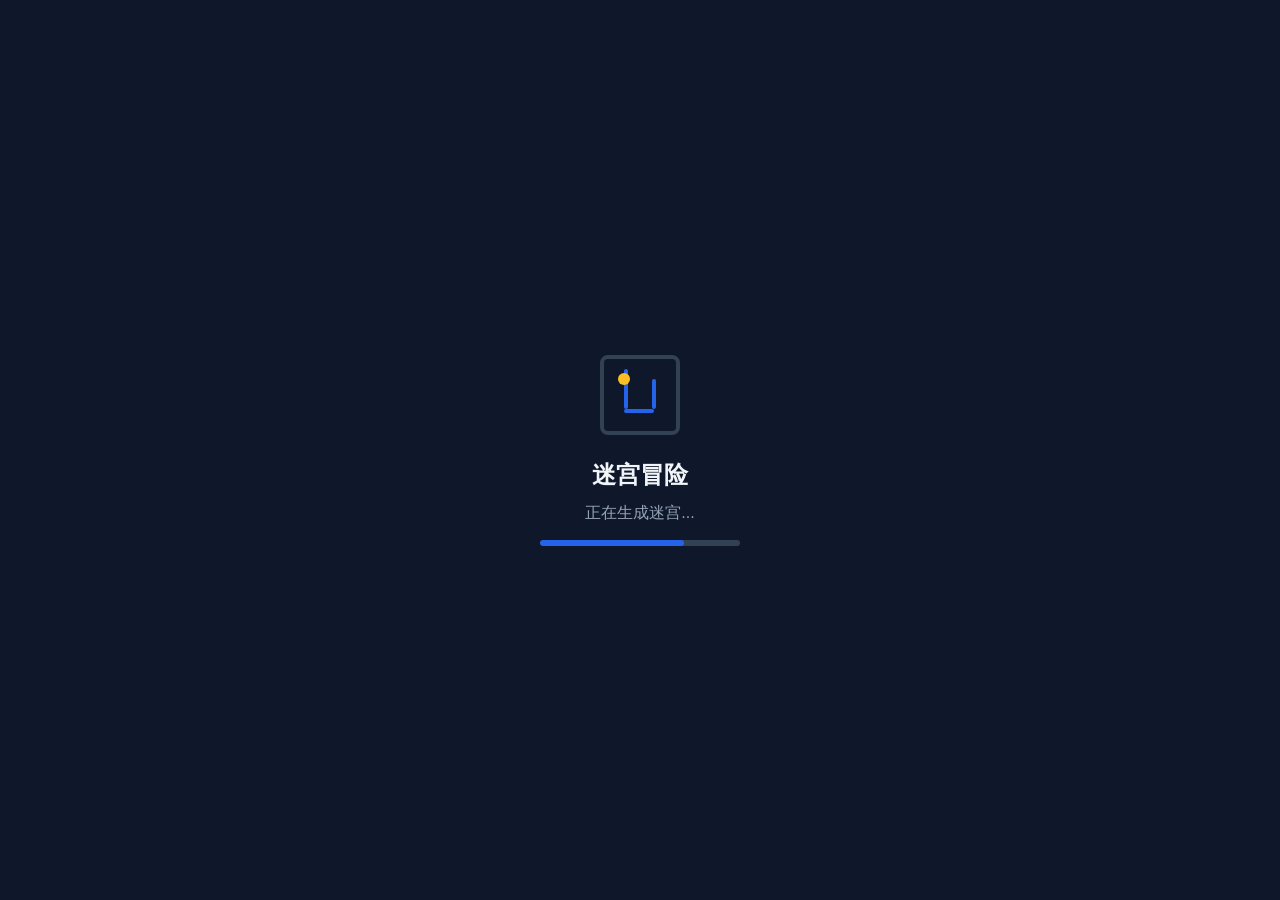
<file: index.html>
<!DOCTYPE html>
<html lang="zh-CN">
<head>
    <meta charset="UTF-8">
    <meta name="viewport" content="width=device-width, initial-scale=1.0">
    <title>迷宫冒险 - Maze Adventure</title>
    <link rel="stylesheet" href="css/style.css">
</head>
<body>
    <!-- 加载画面 -->
    <div id="loading-screen" class="screen active">
        <div class="loader-container">
            <div class="maze-loader">
                <div class="loader-wall"></div>
                <div class="loader-wall"></div>
                <div class="loader-wall"></div>
                <div class="loader-player"></div>
            </div>
            <h2>迷宫冒险</h2>
            <p class="loading-text">正在生成迷宫...</p>
            <div class="progress-bar">
                <div class="progress-fill" id="loading-progress"></div>
            </div>
        </div>
    </div>

    <!-- 封面页 -->
    <div id="cover-screen" class="screen">
        <div class="cover-content">
            <h1 class="game-title">迷宫冒险</h1>
            <p class="game-subtitle">Maze Adventure</p>
            <div class="cover-menu">
                <button class="btn btn-primary" id="btn-start" onclick="window.game && window.game.startGame()">开始游戏</button>
                <button class="btn btn-secondary" id="btn-leaderboard">排行榜</button>
                <button class="btn btn-secondary" id="btn-achievements">成就</button>
                <button class="btn btn-secondary" id="btn-about">关于我</button>
            </div>
            <p class="cover-tip">按 WASD 或方向键移动</p>
        </div>
    </div>

    <!-- 操作引导 -->
    <div id="tutorial-screen" class="screen">
        <div class="modal-overlay">
            <div class="modal-box">
                <h2>游戏说明</h2>
                <div class="tutorial-content">
                    <div class="tutorial-item">
                        <span class="key">W A S D</span>
                        <span>或</span>
                        <span class="key">↑ ↓ ← →</span>
                        <span>控制角色移动</span>
                    </div>
                    <div class="tutorial-item">
                        <span class="icon">🏁</span>
                        <span>找到出口即可过关</span>
                    </div>
                    <div class="tutorial-item">
                        <span class="icon">⏱️</span>
                        <span>用时越短，得分越高</span>
                    </div>
                    <div class="tutorial-item">
                        <span class="icon">⭐</span>
                        <span>收集星星可获得额外分数</span>
                    </div>
                </div>
                <label class="checkbox-label">
                    <input type="checkbox" id="skip-tutorial"> 下次不再显示
                </label>
                <button class="btn btn-primary" id="btn-tutorial-ok">知道了</button>
            </div>
        </div>
    </div>

    <!-- 游戏主界面 -->
    <div id="game-screen" class="screen">
        <div class="game-ui">
            <div class="game-nav">
                <div class="nav-left">
                    <button class="btn-icon" id="btn-pause" title="暂停">⏸️</button>
                    <span class="level-info">关卡 <span id="level-num">1</span></span>
                </div>
                <div class="nav-center">
                    <span class="timer">⏱️ <span id="timer">00:00</span></span>
                    <span class="steps">👣 <span id="steps">0</span></span>
                    <span class="score">⭐ <span id="score">0</span></span>
                </div>
                <div class="nav-right">
                    <button class="btn-icon" id="btn-restart-level" title="重开本关">🔄</button>
                    <button class="btn-icon" id="btn-back-menu" title="返回菜单">🏠</button>
                </div>
            </div>
            <div class="game-main">
                <div class="game-canvas-wrapper">
                    <canvas id="game-canvas"></canvas>
                </div>
                <!-- 简历侧边栏 -->
                <div class="resume-sidebar" id="resume-sidebar">
                    <div class="resume-toggle" id="resume-toggle">📋</div>
                    <div class="resume-content">
                        <div class="resume-header">
                            <div class="resume-avatar">👩‍💻</div>
                            <h3>蔡雅婷</h3>
                            <p class="resume-subtitle">前端开发实习生</p>
                        </div>
                        <div class="resume-section">
                            <h4>📋 个人信息</h4>
                            <div class="resume-info">
                                <span>🎓 软件技术专业</span>
                                <span>🏫 福州软件职业技术学院</span>
                                <span>📍 福建福州</span>
                            </div>
                        </div>
                        <div class="resume-section">
                            <h4>🛠️ 技能标签</h4>
                            <div class="resume-skills">
                                <span class="resume-skill">HTML5</span>
                                <span class="resume-skill">CSS3</span>
                                <span class="resume-skill">JavaScript</span>
                                <span class="resume-skill">Vue3</span>
                                <span class="resume-skill">Git</span>
                            </div>
                        </div>
                        <div class="resume-section">
                            <h4>📞 联系方式</h4>
                            <div class="resume-contact">
                                <a href="tel:18750525007">📱 18750525007</a>
                                <a href="mailto:2119369625@qq.com">✉️ 2119369625@qq.com</a>
                                <a href="https://github.com/yating-cai" target="_blank">🐙 GitHub</a>
                            </div>
                        </div>
                        <div class="resume-footer">
                            <a href="about.html" target="_blank" class="resume-link">查看完整简历 →</a>
                        </div>
                    </div>
                </div>
            </div>
        </div>
    </div>

    <!-- 暂停菜单 -->
    <div id="pause-screen" class="screen">
        <div class="modal-overlay">
            <div class="modal-box">
                <h2>游戏暂停</h2>
                <div class="pause-menu">
                    <button class="btn btn-primary" id="btn-resume">继续游戏</button>
                    <button class="btn btn-secondary" id="btn-pause-restart">重新开始</button>
                    <button class="btn btn-secondary" id="btn-pause-menu">返回菜单</button>
                    <button class="btn btn-secondary" id="btn-pause-about">关于我</button>
                </div>
            </div>
        </div>
    </div>

    <!-- 过关画面 -->
    <div id="level-complete-screen" class="screen">
        <div class="modal-overlay">
            <div class="modal-box level-complete-box">
                <div class="complete-animation">🎉</div>
                <h2>关卡完成！</h2>
                <div class="level-stats">
                    <div class="stat-item">
                        <span class="stat-label">用时</span>
                        <span class="stat-value" id="complete-time">00:00</span>
                    </div>
                    <div class="stat-item">
                        <span class="stat-label">步数</span>
                        <span class="stat-value" id="complete-steps">0</span>
                    </div>
                    <div class="stat-item">
                        <span class="stat-label">星星</span>
                        <span class="stat-value" id="complete-stars">0/3</span>
                    </div>
                    <div class="stat-item">
                        <span class="stat-label">得分</span>
                        <span class="stat-value" id="complete-score">0</span>
                    </div>
                </div>
                <div class="achievements-popup" id="achievements-popup"></div>
                <div class="complete-actions">
                    <button class="btn btn-primary" id="btn-next-level">下一关</button>
                    <button class="btn btn-secondary" id="btn-share">分享成绩</button>
                    <button class="btn btn-secondary" id="btn-complete-menu">返回菜单</button>
                </div>
            </div>
        </div>
    </div>

    <!-- 排行榜 -->
    <div id="leaderboard-screen" class="screen">
        <div class="modal-overlay">
            <div class="modal-box leaderboard-box">
                <h2>🏆 排行榜</h2>
                <div class="leaderboard-tabs">
                    <button class="tab-btn active" data-tab="time">最快通关</button>
                    <button class="tab-btn" data-tab="score">最高得分</button>
                </div>
                <div class="leaderboard-list" id="leaderboard-list"></div>
                <div class="leaderboard-actions">
                    <button class="btn btn-danger" id="btn-clear-leaderboard">清空记录</button>
                    <button class="btn btn-secondary" id="btn-leaderboard-back">返回</button>
                </div>
            </div>
        </div>
    </div>

    <!-- 成就系统 -->
    <div id="achievements-screen" class="screen">
        <div class="modal-overlay">
            <div class="modal-box achievements-box">
                <h2>🏅 成就</h2>
                <div class="achievements-list" id="achievements-list"></div>
                <button class="btn btn-secondary" id="btn-achievements-back">返回</button>
            </div>
        </div>
    </div>

    <!-- 分享弹窗 -->
    <div id="share-screen" class="screen">
        <div class="modal-overlay">
            <div class="modal-box share-box">
                <h2>分享成绩</h2>
                <textarea id="share-text" readonly></textarea>
                <div class="share-actions">
                    <button class="btn btn-primary" id="btn-copy-share">复制文本</button>
                    <button class="btn btn-secondary" id="btn-close-share">关闭</button>
                </div>
            </div>
        </div>
    </div>

    <script src="js/maze.js"></script>
    <script src="js/game.js"></script>
</body>
</html>
</file>
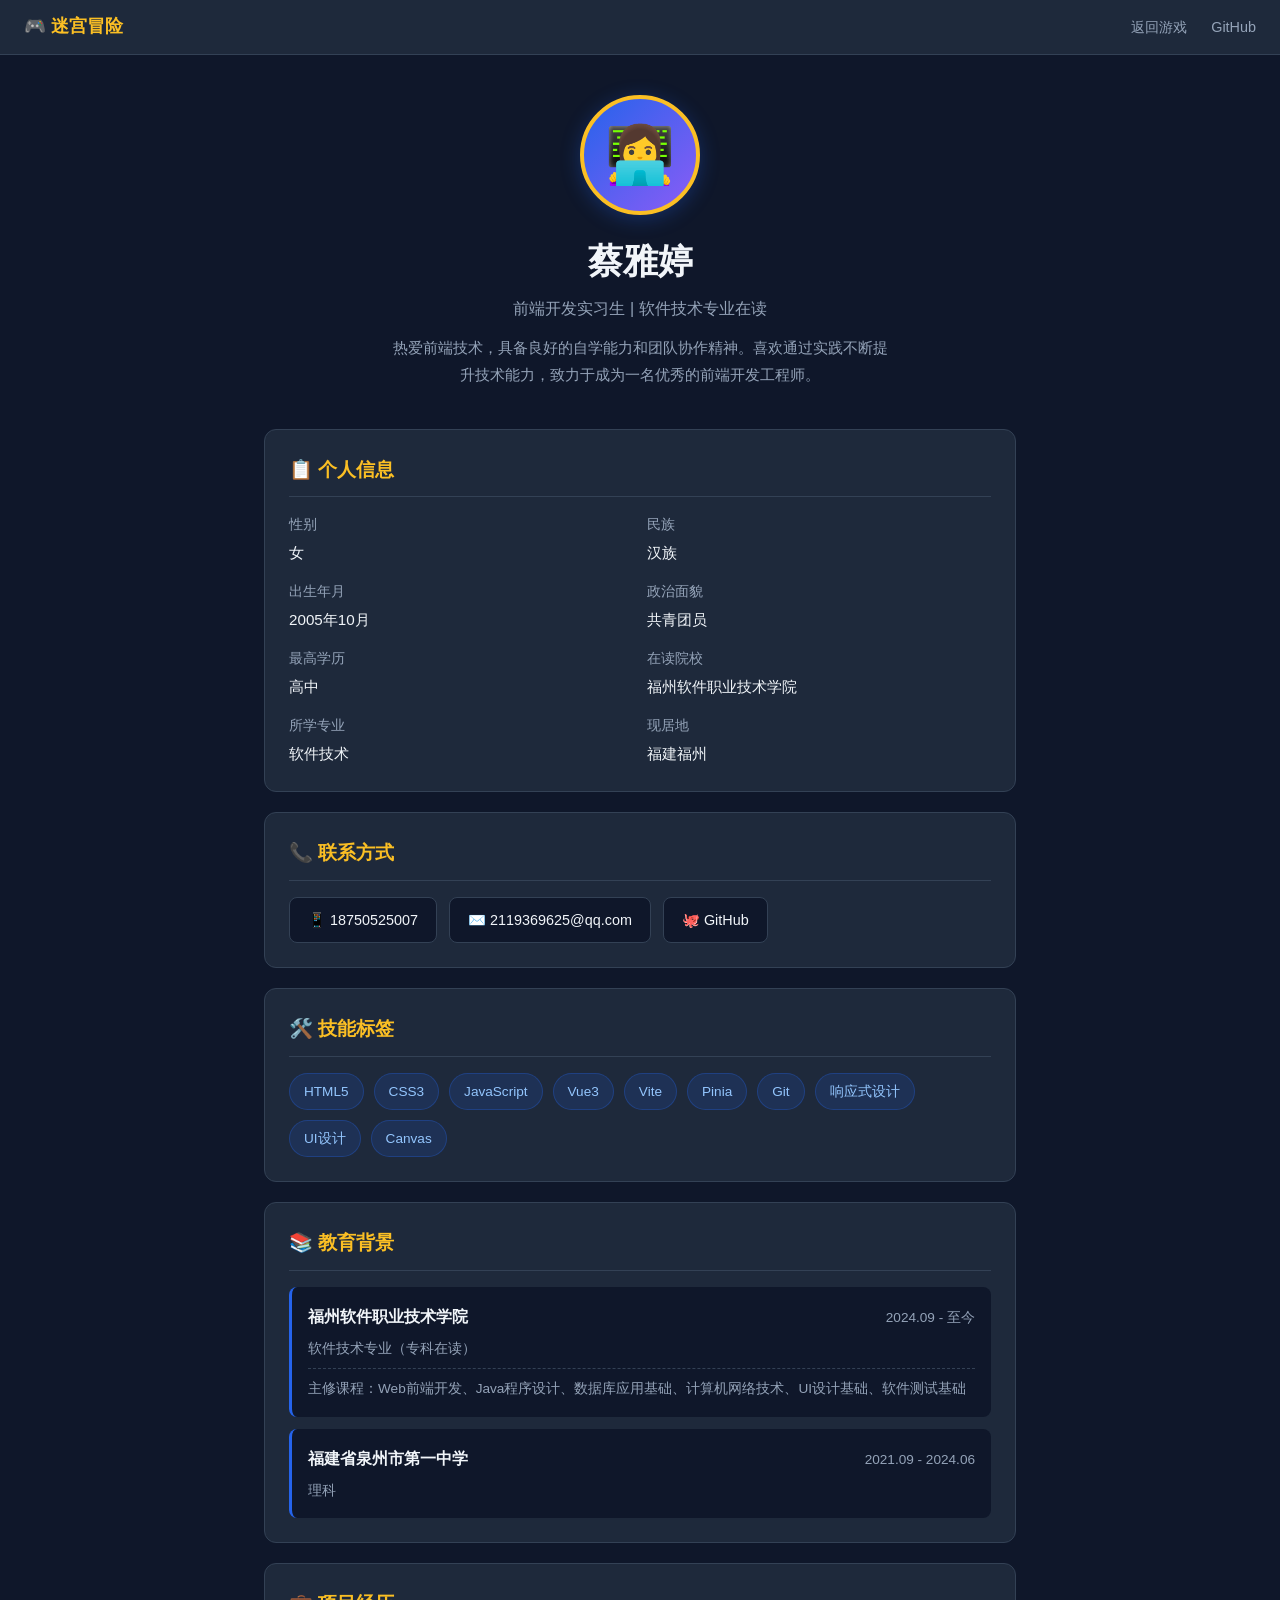
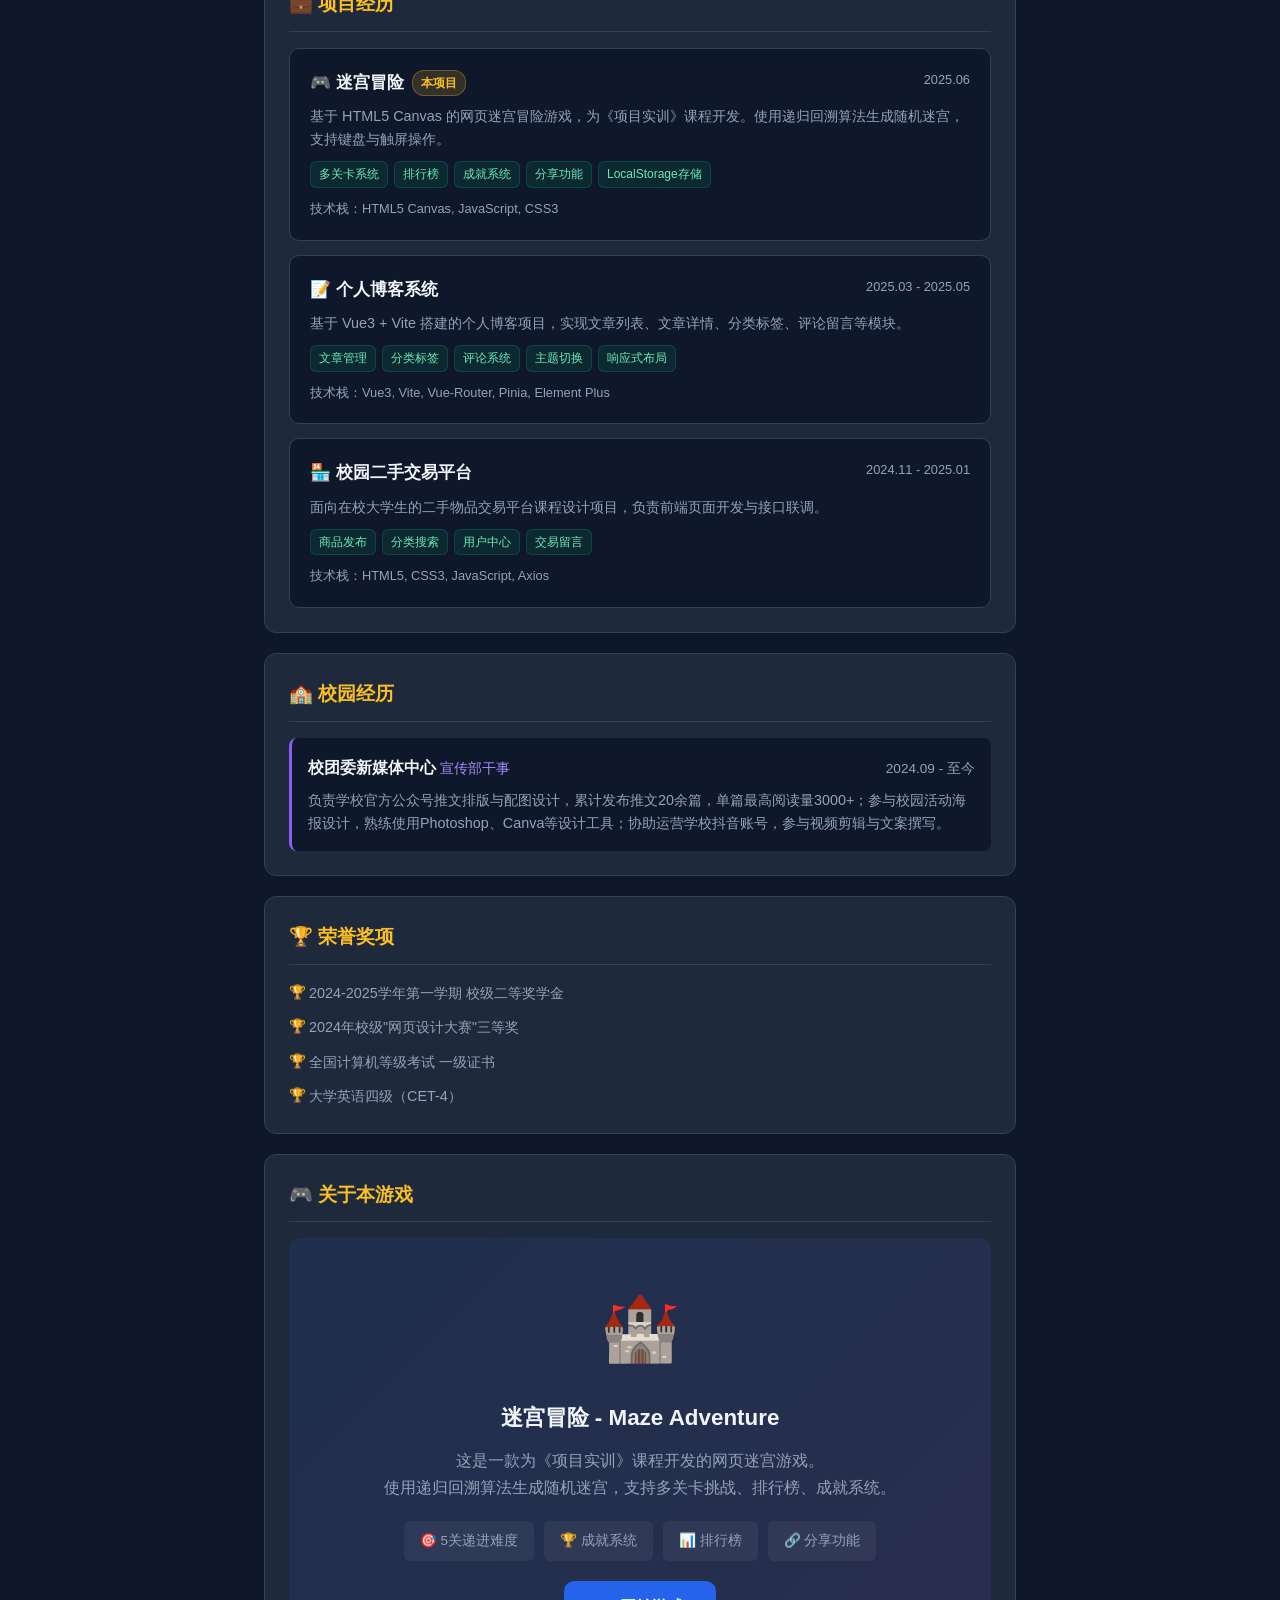
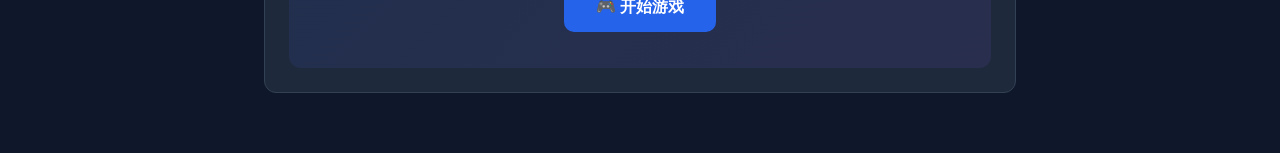
<file: about.html>
<!DOCTYPE html>
<html lang="zh-CN">
<head>
    <meta charset="UTF-8">
    <meta name="viewport" content="width=device-width, initial-scale=1.0">
    <title>关于我 - 蔡雅婷 | 迷宫冒险</title>
    <style>
        :root {
            --bg: #0f172a;
            --card-bg: #1e293b;
            --text: #f1f5f9;
            --text-muted: #94a3b8;
            --border: #334155;
            --primary: #2563eb;
            --gold: #fbbf24;
            --success: #059669;
        }

        * {
            margin: 0;
            padding: 0;
            box-sizing: border-box;
        }

        body {
            font-family: "Segoe UI", "PingFang SC", "Microsoft YaHei", sans-serif;
            background: var(--bg);
            color: var(--text);
            line-height: 1.7;
            min-height: 100vh;
        }

        .navbar {
            background: var(--card-bg);
            border-bottom: 1px solid var(--border);
            padding: 12px 24px;
            display: flex;
            justify-content: space-between;
            align-items: center;
            position: sticky;
            top: 0;
            z-index: 100;
        }

        .nav-brand {
            font-weight: 700;
            font-size: 1.1rem;
            color: var(--gold);
            text-decoration: none;
        }

        .nav-links a {
            color: var(--text-muted);
            text-decoration: none;
            margin-left: 20px;
            font-size: 0.9rem;
            transition: color 0.2s;
        }

        .nav-links a:hover {
            color: var(--text);
        }

        .container {
            max-width: 800px;
            margin: 0 auto;
            padding: 40px 24px;
        }

        .profile-header {
            text-align: center;
            margin-bottom: 40px;
            animation: fadeInUp 0.6s ease;
        }

        .avatar {
            width: 120px;
            height: 120px;
            border-radius: 50%;
            background: linear-gradient(135deg, var(--primary), #8b5cf6);
            display: flex;
            align-items: center;
            justify-content: center;
            font-size: 3.5rem;
            margin: 0 auto 16px;
            border: 4px solid var(--gold);
            box-shadow: 0 4px 20px rgba(37, 99, 235, 0.3);
        }

        .profile-header h1 {
            font-size: 2.2rem;
            margin-bottom: 4px;
        }

        .profile-header .subtitle {
            color: var(--text-muted);
            margin-bottom: 12px;
        }

        .profile-header .bio {
            color: var(--text-muted);
            font-size: 0.95rem;
            max-width: 500px;
            margin: 0 auto;
            line-height: 1.8;
        }

        .section-card {
            background: var(--card-bg);
            border-radius: 12px;
            padding: 24px;
            margin-bottom: 20px;
            border: 1px solid var(--border);
            animation: fadeInUp 0.6s ease;
        }

        .section-card h2 {
            font-size: 1.2rem;
            margin-bottom: 16px;
            padding-bottom: 10px;
            border-bottom: 1px solid var(--border);
            color: var(--gold);
            display: flex;
            align-items: center;
            gap: 8px;
        }

        .info-grid {
            display: grid;
            grid-template-columns: repeat(2, 1fr);
            gap: 14px;
        }

        .info-item {
            display: flex;
            flex-direction: column;
        }

        .info-label {
            color: var(--text-muted);
            font-size: 0.85rem;
            margin-bottom: 4px;
        }

        .info-value {
            font-weight: 500;
            font-size: 0.95rem;
        }

        .contact-links {
            display: flex;
            gap: 12px;
            flex-wrap: wrap;
        }

        .contact-link {
            display: inline-flex;
            align-items: center;
            gap: 6px;
            padding: 10px 18px;
            background: var(--bg);
            border: 1px solid var(--border);
            border-radius: 8px;
            color: var(--text);
            text-decoration: none;
            font-size: 0.9rem;
            transition: all 0.2s;
        }

        .contact-link:hover {
            border-color: var(--primary);
            background: rgba(37, 99, 235, 0.1);
            transform: translateY(-1px);
        }

        .skills {
            display: flex;
            flex-wrap: wrap;
            gap: 10px;
        }

        .skill-tag {
            padding: 6px 14px;
            background: rgba(37, 99, 235, 0.15);
            border: 1px solid rgba(37, 99, 235, 0.3);
            border-radius: 20px;
            font-size: 0.85rem;
            color: #93c5fd;
            transition: all 0.2s;
        }

        .skill-tag:hover {
            background: rgba(37, 99, 235, 0.25);
            transform: translateY(-1px);
        }

        .project-card {
            background: var(--bg);
            border-radius: 10px;
            padding: 20px;
            margin-bottom: 14px;
            border: 1px solid var(--border);
            transition: all 0.2s;
        }

        .project-card:hover {
            border-color: var(--primary);
            transform: translateX(4px);
        }

        .project-card:last-child {
            margin-bottom: 0;
        }

        .project-header {
            display: flex;
            justify-content: space-between;
            align-items: flex-start;
            margin-bottom: 8px;
        }

        .project-title {
            font-weight: 600;
            font-size: 1.05rem;
            display: flex;
            align-items: center;
            gap: 8px;
        }

        .project-badge {
            font-size: 0.75rem;
            padding: 2px 8px;
            background: rgba(251, 191, 36, 0.15);
            border: 1px solid rgba(251, 191, 36, 0.3);
            border-radius: 12px;
            color: var(--gold);
        }

        .project-desc {
            color: var(--text-muted);
            font-size: 0.9rem;
            line-height: 1.6;
            margin-bottom: 10px;
        }

        .project-features {
            display: flex;
            flex-wrap: wrap;
            gap: 6px;
            margin-bottom: 10px;
        }

        .feature-tag {
            font-size: 0.75rem;
            padding: 2px 8px;
            background: rgba(5, 150, 105, 0.15);
            border: 1px solid rgba(5, 150, 105, 0.3);
            border-radius: 6px;
            color: #6ee7b7;
        }

        .project-meta {
            font-size: 0.8rem;
            color: var(--text-muted);
            display: flex;
            align-items: center;
            gap: 12px;
        }

        .education-item {
            padding: 16px;
            background: var(--bg);
            border-radius: 8px;
            margin-bottom: 12px;
            border-left: 3px solid var(--primary);
        }

        .education-item:last-child {
            margin-bottom: 0;
        }

        .edu-header {
            display: flex;
            justify-content: space-between;
            align-items: baseline;
            margin-bottom: 6px;
        }

        .edu-school {
            font-weight: 600;
        }

        .edu-time {
            font-size: 0.85rem;
            color: var(--text-muted);
        }

        .edu-major {
            font-size: 0.9rem;
            color: var(--text-muted);
        }

        .edu-courses {
            font-size: 0.85rem;
            color: var(--text-muted);
            margin-top: 8px;
            padding-top: 8px;
            border-top: 1px dashed var(--border);
        }

        .campus-item {
            padding: 16px;
            background: var(--bg);
            border-radius: 8px;
            border-left: 3px solid #8b5cf6;
        }

        .campus-header {
            display: flex;
            justify-content: space-between;
            align-items: baseline;
            margin-bottom: 8px;
        }

        .campus-name {
            font-weight: 600;
        }

        .campus-role {
            font-size: 0.85rem;
            color: #a78bfa;
        }

        .campus-time {
            font-size: 0.85rem;
            color: var(--text-muted);
        }

        .campus-desc {
            font-size: 0.9rem;
            color: var(--text-muted);
            line-height: 1.6;
        }

        .awards-list {
            list-style: none;
            padding-left: 0;
        }

        .awards-list li {
            position: relative;
            padding-left: 20px;
            padding-bottom: 10px;
            color: var(--text-muted);
            font-size: 0.9rem;
        }

        .awards-list li:last-child {
            padding-bottom: 0;
        }

        .awards-list li::before {
            content: "🏆";
            position: absolute;
            left: 0;
            font-size: 0.85rem;
        }

        .game-showcase {
            text-align: center;
            padding: 36px 24px;
            background: linear-gradient(135deg, rgba(37, 99, 235, 0.1) 0%, rgba(139, 92, 246, 0.1) 100%);
            border-radius: 12px;
        }

        .game-icon {
            font-size: 4rem;
            margin-bottom: 16px;
            animation: bounce 2s infinite;
        }

        .game-showcase h3 {
            font-size: 1.4rem;
            margin-bottom: 10px;
        }

        .game-showcase p {
            color: var(--text-muted);
            margin-bottom: 20px;
            line-height: 1.7;
        }

        .game-features {
            display: flex;
            justify-content: center;
            flex-wrap: wrap;
            gap: 10px;
            margin-bottom: 20px;
        }

        .game-feature {
            padding: 8px 16px;
            background: rgba(255, 255, 255, 0.05);
            border-radius: 6px;
            font-size: 0.85rem;
            color: var(--text-muted);
        }

        .btn {
            padding: 12px 32px;
            border: none;
            border-radius: 10px;
            font-size: 1rem;
            font-weight: 600;
            cursor: pointer;
            text-decoration: none;
            display: inline-flex;
            align-items: center;
            gap: 8px;
            transition: all 0.2s;
        }

        .btn-primary {
            background: var(--primary);
            color: #fff;
        }

        .btn-primary:hover {
            background: #1d4ed8;
            transform: translateY(-2px);
            box-shadow: 0 4px 16px rgba(37, 99, 235, 0.4);
        }

        @keyframes fadeInUp {
            from { opacity: 0; transform: translateY(20px); }
            to { opacity: 1; transform: translateY(0); }
        }

        @keyframes bounce {
            0%, 100% { transform: translateY(0); }
            50% { transform: translateY(-10px); }
        }

        @media (max-width: 600px) {
            .info-grid {
                grid-template-columns: 1fr;
            }
            .navbar {
                flex-direction: column;
                gap: 8px;
            }
            .nav-links a {
                margin: 0 10px;
            }
            .project-header {
                flex-direction: column;
                gap: 6px;
            }
            .project-meta {
                flex-wrap: wrap;
            }
        }
    </style>
</head>
<body>
    <nav class="navbar">
        <a href="index.html" class="nav-brand">🎮 迷宫冒险</a>
        <div class="nav-links">
            <a href="index.html">返回游戏</a>
            <a href="https://github.com/wulixuanyue/maze-adventure" target="_blank">GitHub</a>
        </div>
    </nav>

    <div class="container">
        <div class="profile-header">
            <div class="avatar">👩‍💻</div>
            <h1>蔡雅婷</h1>
            <p class="subtitle">前端开发实习生 | 软件技术专业在读</p>
            <p class="bio">热爱前端技术，具备良好的自学能力和团队协作精神。喜欢通过实践不断提升技术能力，致力于成为一名优秀的前端开发工程师。</p>
        </div>

        <div class="section-card">
            <h2>📋 个人信息</h2>
            <div class="info-grid">
                <div class="info-item">
                    <span class="info-label">性别</span>
                    <span class="info-value">女</span>
                </div>
                <div class="info-item">
                    <span class="info-label">民族</span>
                    <span class="info-value">汉族</span>
                </div>
                <div class="info-item">
                    <span class="info-label">出生年月</span>
                    <span class="info-value">2005年10月</span>
                </div>
                <div class="info-item">
                    <span class="info-label">政治面貌</span>
                    <span class="info-value">共青团员</span>
                </div>
                <div class="info-item">
                    <span class="info-label">最高学历</span>
                    <span class="info-value">高中</span>
                </div>
                <div class="info-item">
                    <span class="info-label">在读院校</span>
                    <span class="info-value">福州软件职业技术学院</span>
                </div>
                <div class="info-item">
                    <span class="info-label">所学专业</span>
                    <span class="info-value">软件技术</span>
                </div>
                <div class="info-item">
                    <span class="info-label">现居地</span>
                    <span class="info-value">福建福州</span>
                </div>
            </div>
        </div>

        <div class="section-card">
            <h2>📞 联系方式</h2>
            <div class="contact-links">
                <a href="tel:18750525007" class="contact-link">📱 18750525007</a>
                <a href="mailto:2119369625@qq.com" class="contact-link">✉️ 2119369625@qq.com</a>
                <a href="https://github.com/yating-cai" target="_blank" class="contact-link">🐙 GitHub</a>
            </div>
        </div>

        <div class="section-card">
            <h2>🛠️ 技能标签</h2>
            <div class="skills">
                <span class="skill-tag">HTML5</span>
                <span class="skill-tag">CSS3</span>
                <span class="skill-tag">JavaScript</span>
                <span class="skill-tag">Vue3</span>
                <span class="skill-tag">Vite</span>
                <span class="skill-tag">Pinia</span>
                <span class="skill-tag">Git</span>
                <span class="skill-tag">响应式设计</span>
                <span class="skill-tag">UI设计</span>
                <span class="skill-tag">Canvas</span>
            </div>
        </div>

        <div class="section-card">
            <h2>📚 教育背景</h2>
            <div class="education-item">
                <div class="edu-header">
                    <span class="edu-school">福州软件职业技术学院</span>
                    <span class="edu-time">2024.09 - 至今</span>
                </div>
                <div class="edu-major">软件技术专业（专科在读）</div>
                <div class="edu-courses">主修课程：Web前端开发、Java程序设计、数据库应用基础、计算机网络技术、UI设计基础、软件测试基础</div>
            </div>
            <div class="education-item">
                <div class="edu-header">
                    <span class="edu-school">福建省泉州市第一中学</span>
                    <span class="edu-time">2021.09 - 2024.06</span>
                </div>
                <div class="edu-major">理科</div>
            </div>
        </div>

        <div class="section-card">
            <h2>💼 项目经历</h2>
            <div class="project-card">
                <div class="project-header">
                    <div class="project-title">🎮 迷宫冒险 <span class="project-badge">本项目</span></div>
                    <span class="project-meta">2025.06</span>
                </div>
                <div class="project-desc">基于 HTML5 Canvas 的网页迷宫冒险游戏，为《项目实训》课程开发。使用递归回溯算法生成随机迷宫，支持键盘与触屏操作。</div>
                <div class="project-features">
                    <span class="feature-tag">多关卡系统</span>
                    <span class="feature-tag">排行榜</span>
                    <span class="feature-tag">成就系统</span>
                    <span class="feature-tag">分享功能</span>
                    <span class="feature-tag">LocalStorage存储</span>
                </div>
                <div class="project-meta">
                    <span>技术栈：HTML5 Canvas, JavaScript, CSS3</span>
                </div>
            </div>
            <div class="project-card">
                <div class="project-header">
                    <div class="project-title">📝 个人博客系统</div>
                    <span class="project-meta">2025.03 - 2025.05</span>
                </div>
                <div class="project-desc">基于 Vue3 + Vite 搭建的个人博客项目，实现文章列表、文章详情、分类标签、评论留言等模块。</div>
                <div class="project-features">
                    <span class="feature-tag">文章管理</span>
                    <span class="feature-tag">分类标签</span>
                    <span class="feature-tag">评论系统</span>
                    <span class="feature-tag">主题切换</span>
                    <span class="feature-tag">响应式布局</span>
                </div>
                <div class="project-meta">
                    <span>技术栈：Vue3, Vite, Vue-Router, Pinia, Element Plus</span>
                </div>
            </div>
            <div class="project-card">
                <div class="project-header">
                    <div class="project-title">🏪 校园二手交易平台</div>
                    <span class="project-meta">2024.11 - 2025.01</span>
                </div>
                <div class="project-desc">面向在校大学生的二手物品交易平台课程设计项目，负责前端页面开发与接口联调。</div>
                <div class="project-features">
                    <span class="feature-tag">商品发布</span>
                    <span class="feature-tag">分类搜索</span>
                    <span class="feature-tag">用户中心</span>
                    <span class="feature-tag">交易留言</span>
                </div>
                <div class="project-meta">
                    <span>技术栈：HTML5, CSS3, JavaScript, Axios</span>
                </div>
            </div>
        </div>

        <div class="section-card">
            <h2>🏫 校园经历</h2>
            <div class="campus-item">
                <div class="campus-header">
                    <div>
                        <span class="campus-name">校团委新媒体中心</span>
                        <span class="campus-role">宣传部干事</span>
                    </div>
                    <span class="campus-time">2024.09 - 至今</span>
                </div>
                <div class="campus-desc">负责学校官方公众号推文排版与配图设计，累计发布推文20余篇，单篇最高阅读量3000+；参与校园活动海报设计，熟练使用Photoshop、Canva等设计工具；协助运营学校抖音账号，参与视频剪辑与文案撰写。</div>
            </div>
        </div>

        <div class="section-card">
            <h2>🏆 荣誉奖项</h2>
            <ul class="awards-list">
                <li>2024-2025学年第一学期 校级二等奖学金</li>
                <li>2024年校级"网页设计大赛"三等奖</li>
                <li>全国计算机等级考试 一级证书</li>
                <li>大学英语四级（CET-4）</li>
            </ul>
        </div>

        <div class="section-card">
            <h2>🎮 关于本游戏</h2>
            <div class="game-showcase">
                <div class="game-icon">🏰</div>
                <h3>迷宫冒险 - Maze Adventure</h3>
                <p>这是一款为《项目实训》课程开发的网页迷宫游戏。<br>使用递归回溯算法生成随机迷宫，支持多关卡挑战、排行榜、成就系统。</p>
                <div class="game-features">
                    <span class="game-feature">🎯 5关递进难度</span>
                    <span class="game-feature">🏆 成就系统</span>
                    <span class="game-feature">📊 排行榜</span>
                    <span class="game-feature">🔗 分享功能</span>
                </div>
                <a href="index.html" class="btn btn-primary">🎮 开始游戏</a>
            </div>
        </div>
    </div>
</body>
</html>
</file>
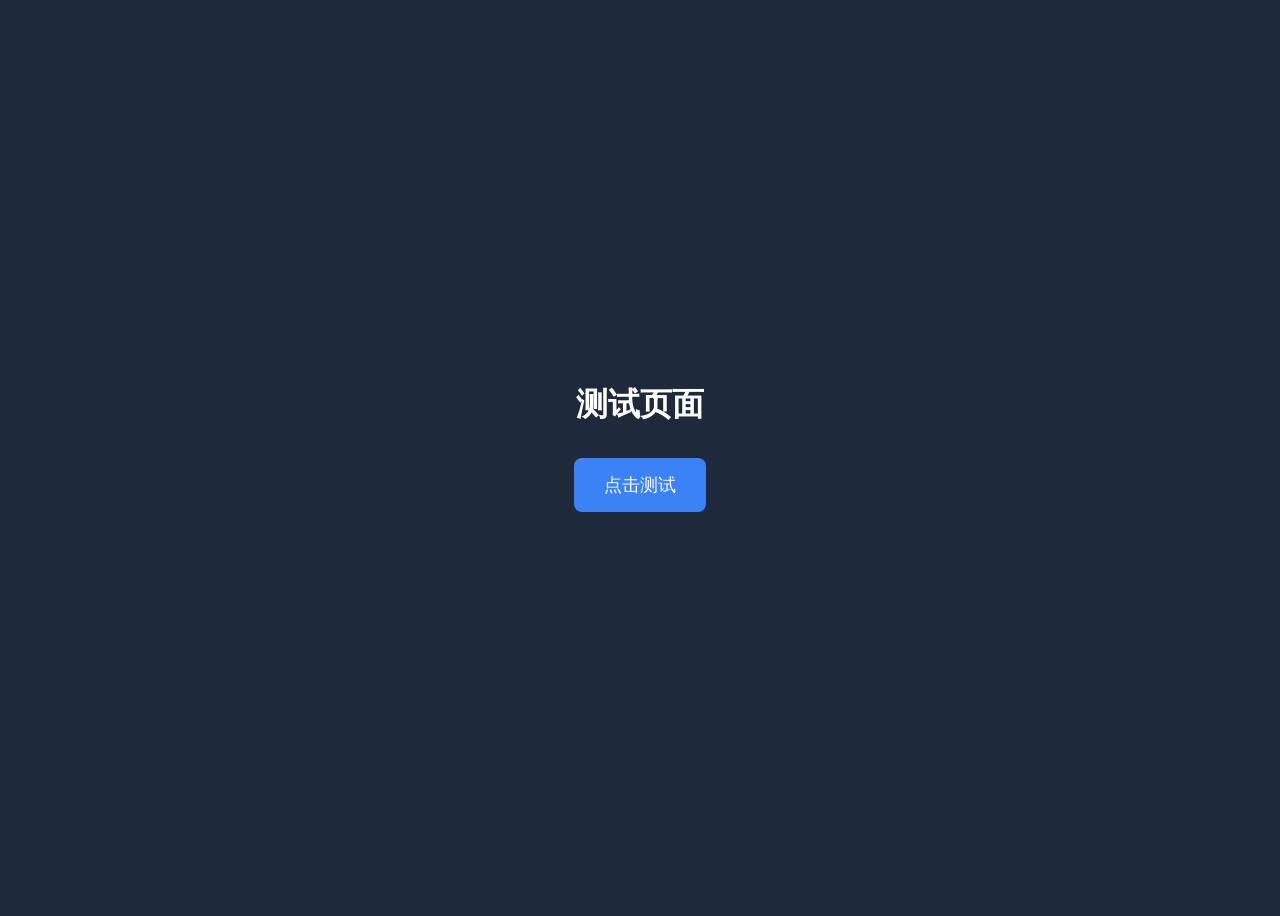
<file: test.html>
<!DOCTYPE html>
<html lang="zh-CN">
<head>
    <meta charset="UTF-8">
    <meta name="viewport" content="width=device-width, initial-scale=1.0">
    <title>测试页面</title>
    <style>
        body {
            background: #1e293b;
            display: flex;
            flex-direction: column;
            align-items: center;
            justify-content: center;
            min-height: 100vh;
            color: white;
        }
        .btn {
            padding: 15px 30px;
            font-size: 18px;
            cursor: pointer;
            background: #3b82f6;
            border: none;
            color: white;
            border-radius: 8px;
            margin: 10px;
        }
        .btn:hover {
            background: #2563eb;
        }
    </style>
</head>
<body>
    <h1>测试页面</h1>
    <button class="btn" id="btn-test">点击测试</button>
    <p id="output"></p>

    <script>
        document.addEventListener('DOMContentLoaded', () => {
            console.log('DOM loaded');
            
            const btn = document.getElementById('btn-test');
            const output = document.getElementById('output');
            
            btn.addEventListener('click', () => {
                console.log('Button clicked');
                output.textContent = '按钮点击成功！';
                alert('测试成功！');
            });
        });
    </script>
</body>
</html>
</file>
<file: css/style.css>
:root {
    --primary: #2563eb;
    --primary-dark: #1d4ed8;
    --secondary: #64748b;
    --success: #059669;
    --warning: #d97706;
    --danger: #dc2626;
    --bg: #0f172a;
    --card-bg: #1e293b;
    --text: #f1f5f9;
    --text-muted: #94a3b8;
    --border: #334155;
    --gold: #fbbf24;
    --silver: #cbd5e1;
    --bronze: #f97316;
}

* {
    margin: 0;
    padding: 0;
    box-sizing: border-box;
}

body {
    font-family: "Segoe UI", "PingFang SC", "Microsoft YaHei", sans-serif;
    background: var(--bg);
    color: var(--text);
    overflow: hidden;
    width: 100vw;
    height: 100vh;
}

/* 屏幕管理 */
.screen {
    display: none;
    width: 100%;
    height: 100%;
}

.screen.active {
    display: flex;
}

/* 加载画面 */
#loading-screen {
    justify-content: center;
    align-items: center;
    background: var(--bg);
}

.loader-container {
    text-align: center;
}

.maze-loader {
    width: 80px;
    height: 80px;
    margin: 0 auto 24px;
    position: relative;
    border: 4px solid var(--border);
    border-radius: 8px;
}

.loader-wall {
    position: absolute;
    background: var(--primary);
    border-radius: 2px;
}

.loader-wall:nth-child(1) {
    width: 4px;
    height: 40px;
    top: 10px;
    left: 20px;
    animation: loaderPulse 1s infinite alternate;
}

.loader-wall:nth-child(2) {
    width: 30px;
    height: 4px;
    top: 50px;
    left: 20px;
    animation: loaderPulse 1s infinite alternate 0.3s;
}

.loader-wall:nth-child(3) {
    width: 4px;
    height: 30px;
    top: 20px;
    right: 20px;
    animation: loaderPulse 1s infinite alternate 0.6s;
}

.loader-player {
    width: 12px;
    height: 12px;
    background: var(--gold);
    border-radius: 50%;
    position: absolute;
    top: 14px;
    left: 14px;
    animation: loaderMove 2s infinite linear;
}

@keyframes loaderPulse {
    from { opacity: 0.4; }
    to { opacity: 1; }
}

@keyframes loaderMove {
    0% { top: 14px; left: 14px; }
    25% { top: 14px; left: 50px; }
    50% { top: 50px; left: 50px; }
    75% { top: 50px; left: 14px; }
    100% { top: 14px; left: 14px; }
}

.loading-text {
    color: var(--text-muted);
    margin-top: 12px;
}

.progress-bar {
    width: 200px;
    height: 6px;
    background: var(--border);
    border-radius: 3px;
    margin: 16px auto 0;
    overflow: hidden;
}

.progress-fill {
    height: 100%;
    background: var(--primary);
    border-radius: 3px;
    width: 0%;
    transition: width 0.3s ease;
}

/* 封面页 */
#cover-screen {
    justify-content: center;
    align-items: center;
    background: var(--bg);
}

.cover-content {
    text-align: center;
    animation: fadeInUp 0.8s ease;
}

@keyframes fadeInUp {
    from { opacity: 0; transform: translateY(30px); }
    to { opacity: 1; transform: translateY(0); }
}

.game-title {
    font-size: 3.5rem;
    font-weight: 800;
    background: linear-gradient(135deg, var(--primary), #8b5cf6);
    -webkit-background-clip: text;
    -webkit-text-fill-color: transparent;
    background-clip: text;
    letter-spacing: 4px;
}

.game-subtitle {
    color: var(--text-muted);
    font-size: 1.1rem;
    margin-bottom: 40px;
    letter-spacing: 6px;
}

.cover-menu {
    display: flex;
    flex-direction: column;
    gap: 12px;
    width: 240px;
    margin: 0 auto;
}

.cover-tip {
    color: var(--text-muted);
    font-size: 0.85rem;
    margin-top: 24px;
}

/* 按钮 */
.btn {
    padding: 12px 24px;
    border: none;
    border-radius: 8px;
    font-size: 1rem;
    font-weight: 600;
    cursor: pointer;
    transition: all 0.2s ease;
    font-family: inherit;
}

.btn-primary {
    background: var(--primary);
    color: #fff;
}

.btn-primary:hover {
    background: var(--primary-dark);
    transform: translateY(-2px);
    box-shadow: 0 4px 12px rgba(37, 99, 235, 0.4);
}

.btn-secondary {
    background: var(--card-bg);
    color: var(--text);
    border: 1px solid var(--border);
}

.btn-secondary:hover {
    background: var(--border);
    transform: translateY(-2px);
}

.btn-danger {
    background: var(--danger);
    color: #fff;
}

.btn-danger:hover {
    background: #b91c1c;
}

.btn-icon {
    background: transparent;
    border: none;
    font-size: 1.2rem;
    cursor: pointer;
    padding: 4px 8px;
    border-radius: 6px;
    transition: background 0.2s;
}

.btn-icon:hover {
    background: rgba(255,255,255,0.1);
}

/* 游戏界面 */
#game-screen {
    flex-direction: column;
}

.game-ui {
    display: flex;
    flex-direction: column;
    height: 100vh;
}

.game-nav {
    display: flex;
    justify-content: space-between;
    align-items: center;
    padding: 8px 16px;
    background: var(--card-bg);
    border-bottom: 1px solid var(--border);
    flex-shrink: 0;
}

.nav-left, .nav-right {
    display: flex;
    align-items: center;
    gap: 8px;
}

.nav-center {
    display: flex;
    gap: 20px;
    font-size: 0.9rem;
}

.level-info {
    font-weight: 600;
    color: var(--gold);
}

.game-canvas-wrapper {
    flex: 1;
    display: flex;
    justify-content: center;
    align-items: center;
    padding: 8px;
    overflow: hidden;
}

#game-canvas {
    background: var(--card-bg);
    border-radius: 8px;
    box-shadow: 0 4px 20px rgba(0,0,0,0.3);
}

/* 游戏主区域（包含迷宫和简历） */
.game-main {
    display: flex;
    flex: 1;
    overflow: hidden;
    position: relative;
}

/* 简历侧边栏 */
.resume-sidebar {
    width: 280px;
    background: var(--card-bg);
    border-left: 1px solid var(--border);
    display: flex;
    flex-direction: column;
    transition: width 0.3s ease;
    overflow: hidden;
    flex-shrink: 0;
}

.resume-sidebar.collapsed {
    width: 48px;
}

.resume-toggle {
    display: none;
    width: 48px;
    height: 48px;
    align-items: center;
    justify-content: center;
    cursor: pointer;
    font-size: 1.5rem;
    border-bottom: 1px solid var(--border);
    flex-shrink: 0;
}

.resume-toggle:hover {
    background: rgba(255,255,255,0.05);
}

.resume-content {
    flex: 1;
    overflow-y: auto;
    padding: 20px;
}

.resume-sidebar.collapsed .resume-content {
    display: none;
}

.resume-header {
    text-align: center;
    margin-bottom: 20px;
    padding-bottom: 16px;
    border-bottom: 1px solid var(--border);
}

.resume-avatar {
    width: 60px;
    height: 60px;
    border-radius: 50%;
    background: linear-gradient(135deg, var(--primary), #8b5cf6);
    display: flex;
    align-items: center;
    justify-content: center;
    font-size: 1.8rem;
    margin: 0 auto 10px;
    border: 2px solid var(--gold);
}

.resume-header h3 {
    font-size: 1.1rem;
    margin-bottom: 4px;
}

.resume-subtitle {
    font-size: 0.85rem;
    color: var(--text-muted);
}

.resume-section {
    margin-bottom: 16px;
}

.resume-section h4 {
    font-size: 0.85rem;
    color: var(--gold);
    margin-bottom: 8px;
}

.resume-info {
    display: flex;
    flex-direction: column;
    gap: 6px;
    font-size: 0.8rem;
    color: var(--text-muted);
}

.resume-skills {
    display: flex;
    flex-wrap: wrap;
    gap: 6px;
}

.resume-skill {
    padding: 3px 8px;
    background: rgba(37, 99, 235, 0.15);
    border: 1px solid rgba(37, 99, 235, 0.3);
    border-radius: 12px;
    font-size: 0.75rem;
    color: #93c5fd;
}

.resume-contact {
    display: flex;
    flex-direction: column;
    gap: 6px;
}

.resume-contact a {
    color: var(--text-muted);
    text-decoration: none;
    font-size: 0.8rem;
    transition: color 0.2s;
}

.resume-contact a:hover {
    color: var(--primary);
}

.resume-footer {
    margin-top: 12px;
    padding-top: 12px;
    border-top: 1px solid var(--border);
    text-align: center;
}

.resume-link {
    color: var(--primary);
    text-decoration: none;
    font-size: 0.85rem;
    transition: color 0.2s;
}

.resume-link:hover {
    color: #93c5fd;
}

@media (max-width: 900px) {
    .resume-sidebar {
        position: absolute;
        right: 0;
        top: 0;
        bottom: 0;
        z-index: 10;
        box-shadow: -4px 0 20px rgba(0,0,0,0.3);
    }
    
    .resume-sidebar.collapsed {
        width: 0;
        border: none;
    }
    
    .resume-toggle {
        display: flex;
        position: absolute;
        right: 0;
        top: 0;
        background: var(--card-bg);
        border-left: 1px solid var(--border);
        border-bottom: 1px solid var(--border);
        border-radius: 0 0 0 8px;
        z-index: 11;
    }
    
    .resume-sidebar.collapsed .resume-toggle {
        right: 0;
    }
}

/* 弹窗 */
.modal-overlay {
    position: fixed;
    top: 0;
    left: 0;
    width: 100%;
    height: 100%;
    background: rgba(0,0,0,0.7);
    display: flex;
    justify-content: center;
    align-items: center;
    z-index: 100;
    animation: fadeIn 0.3s ease;
}

@keyframes fadeIn {
    from { opacity: 0; }
    to { opacity: 1; }
}

.modal-box {
    background: var(--card-bg);
    border-radius: 16px;
    padding: 32px;
    max-width: 420px;
    width: 90%;
    text-align: center;
    animation: scaleIn 0.3s ease;
    max-height: 90vh;
    overflow-y: auto;
}

@keyframes scaleIn {
    from { opacity: 0; transform: scale(0.9); }
    to { opacity: 1; transform: scale(1); }
}

.modal-box h2 {
    margin-bottom: 20px;
    color: var(--text);
}

/* 教程 */
.tutorial-content {
    text-align: left;
    margin: 20px 0;
}

.tutorial-item {
    display: flex;
    align-items: center;
    gap: 10px;
    padding: 10px 0;
    border-bottom: 1px solid var(--border);
    font-size: 0.95rem;
}

.tutorial-item:last-child {
    border-bottom: none;
}

.key {
    background: var(--border);
    padding: 4px 10px;
    border-radius: 4px;
    font-family: monospace;
    font-weight: 600;
    font-size: 0.85rem;
}

.icon {
    font-size: 1.3rem;
}

.checkbox-label {
    display: flex;
    align-items: center;
    gap: 8px;
    margin: 16px 0;
    color: var(--text-muted);
    font-size: 0.9rem;
    justify-content: center;
}

/* 暂停菜单 */
.pause-menu {
    display: flex;
    flex-direction: column;
    gap: 10px;
}

/* 过关画面 */
.level-complete-box {
    max-width: 360px;
}

.complete-animation {
    font-size: 3rem;
    margin-bottom: 8px;
    animation: bounce 0.6s ease infinite alternate;
}

@keyframes bounce {
    from { transform: translateY(0); }
    to { transform: translateY(-10px); }
}

.level-stats {
    display: grid;
    grid-template-columns: 1fr 1fr;
    gap: 12px;
    margin: 20px 0;
}

.stat-item {
    background: var(--bg);
    padding: 12px;
    border-radius: 8px;
}

.stat-label {
    display: block;
    color: var(--text-muted);
    font-size: 0.8rem;
    margin-bottom: 4px;
}

.stat-value {
    display: block;
    font-size: 1.3rem;
    font-weight: 700;
    color: var(--gold);
}

.achievements-popup {
    margin: 12px 0;
    display: flex;
    flex-direction: column;
    gap: 8px;
}

.achievement-unlock {
    background: linear-gradient(135deg, rgba(251,191,36,0.2), rgba(251,191,36,0.05));
    border: 1px solid var(--gold);
    border-radius: 8px;
    padding: 10px;
    display: flex;
    align-items: center;
    gap: 10px;
    animation: slideIn 0.5s ease;
}

@keyframes slideIn {
    from { opacity: 0; transform: translateX(-20px); }
    to { opacity: 1; transform: translateX(0); }
}

.complete-actions {
    display: flex;
    flex-direction: column;
    gap: 10px;
    margin-top: 16px;
}

/* 排行榜 */
.leaderboard-box {
    max-width: 450px;
}

.leaderboard-tabs {
    display: flex;
    gap: 8px;
    margin-bottom: 16px;
    justify-content: center;
}

.tab-btn {
    padding: 8px 16px;
    border: 1px solid var(--border);
    background: var(--bg);
    color: var(--text-muted);
    border-radius: 6px;
    cursor: pointer;
    font-family: inherit;
    transition: all 0.2s;
}

.tab-btn.active {
    background: var(--primary);
    color: #fff;
    border-color: var(--primary);
}

.leaderboard-list {
    max-height: 300px;
    overflow-y: auto;
    margin-bottom: 16px;
}

.leaderboard-item {
    display: flex;
    align-items: center;
    gap: 12px;
    padding: 10px;
    background: var(--bg);
    border-radius: 8px;
    margin-bottom: 8px;
}

.leaderboard-rank {
    width: 28px;
    height: 28px;
    border-radius: 50%;
    display: flex;
    align-items: center;
    justify-content: center;
    font-weight: 700;
    font-size: 0.85rem;
    flex-shrink: 0;
}

.rank-1 { background: var(--gold); color: #000; }
.rank-2 { background: var(--silver); color: #000; }
.rank-3 { background: var(--bronze); color: #fff; }
.rank-other { background: var(--border); color: var(--text-muted); }

.leaderboard-info {
    flex: 1;
    text-align: left;
}

.leaderboard-name {
    font-weight: 600;
    font-size: 0.95rem;
}

.leaderboard-detail {
    color: var(--text-muted);
    font-size: 0.8rem;
}

.leaderboard-score {
    font-weight: 700;
    color: var(--gold);
    font-size: 1.1rem;
}

.leaderboard-actions {
    display: flex;
    gap: 10px;
    justify-content: center;
}

/* 成就 */
.achievements-box {
    max-width: 450px;
}

.achievements-list {
    max-height: 350px;
    overflow-y: auto;
    margin-bottom: 16px;
    text-align: left;
}

.achievement-item {
    display: flex;
    align-items: center;
    gap: 12px;
    padding: 12px;
    background: var(--bg);
    border-radius: 8px;
    margin-bottom: 10px;
    transition: all 0.2s;
}

.achievement-item.unlocked {
    border: 1px solid var(--gold);
}

.achievement-item.locked {
    opacity: 0.5;
}

.achievement-icon {
    font-size: 2rem;
    flex-shrink: 0;
}

.achievement-info {
    flex: 1;
}

.achievement-name {
    font-weight: 600;
    font-size: 0.95rem;
}

.achievement-desc {
    color: var(--text-muted);
    font-size: 0.8rem;
    margin-top: 2px;
}

.achievement-status {
    font-size: 0.75rem;
    padding: 2px 8px;
    border-radius: 10px;
    flex-shrink: 0;
}

.status-unlocked {
    background: rgba(5,150,105,0.2);
    color: var(--success);
}

.status-locked {
    background: var(--border);
    color: var(--text-muted);
}

/* 分享 */
.share-box textarea {
    width: 100%;
    min-height: 100px;
    background: var(--bg);
    border: 1px solid var(--border);
    border-radius: 8px;
    padding: 12px;
    color: var(--text);
    font-family: inherit;
    font-size: 0.9rem;
    resize: none;
    margin: 16px 0;
}

.share-actions {
    display: flex;
    gap: 10px;
    justify-content: center;
}

/* 滚动条 */
::-webkit-scrollbar {
    width: 6px;
}

::-webkit-scrollbar-track {
    background: var(--bg);
    border-radius: 3px;
}

::-webkit-scrollbar-thumb {
    background: var(--border);
    border-radius: 3px;
}

/* 移动端适配 */
@media (max-width: 600px) {
    .game-title {
        font-size: 2.5rem;
    }
    .game-nav {
        padding: 6px 10px;
        font-size: 0.85rem;
    }
    .nav-center {
        gap: 12px;
        font-size: 0.8rem;
    }
    .modal-box {
        padding: 24px 20px;
        margin: 16px;
    }
    .level-stats {
        grid-template-columns: 1fr 1fr;
        gap: 8px;
    }
}

/* 过场动画 */
.transition-fade {
    animation: fadeTransition 0.5s ease;
}

@keyframes fadeTransition {
    0% { opacity: 1; }
    50% { opacity: 0; }
    100% { opacity: 1; }
}
</file>
